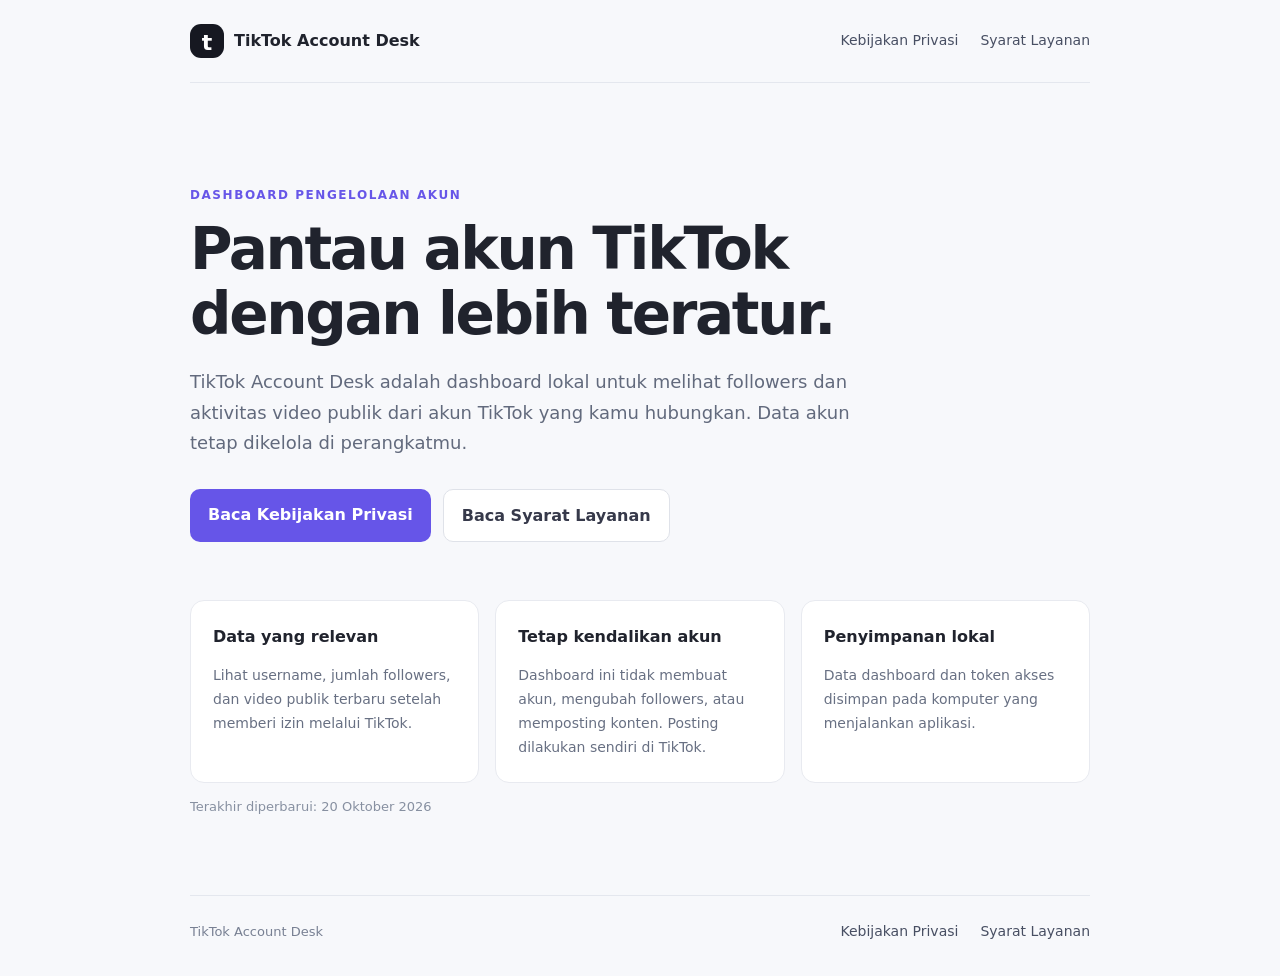
<file: index.html>
<!doctype html>
<html lang="id">
<head>
  <meta charset="utf-8">
  <meta name="viewport" content="width=device-width, initial-scale=1">
  <meta name="description" content="TikTok Account Desk membantu pemilik akun memantau followers dan aktivitas video publik secara manual dan terorganisir.">
  <title>TikTok Account Desk</title>
  <link rel="stylesheet" href="site.css">
</head>
<body>
  <header class="wrap top"><a class="brand" href="./"><span class="mark">t</span> TikTok Account Desk</a><nav><a href="privacy.html">Kebijakan Privasi</a><a href="terms.html">Syarat Layanan</a></nav></header>
  <main class="wrap hero">
    <p class="eyebrow">DASHBOARD PENGELOLAAN AKUN</p>
    <h1>Pantau akun TikTok dengan lebih teratur.</h1>
    <p class="intro">TikTok Account Desk adalah dashboard lokal untuk melihat followers dan aktivitas video publik dari akun TikTok yang kamu hubungkan. Data akun tetap dikelola di perangkatmu.</p>
    <div class="actions"><a class="button" href="privacy.html">Baca Kebijakan Privasi</a><a class="button secondary" href="terms.html">Baca Syarat Layanan</a></div>
    <section class="features"><article><b>Data yang relevan</b><p>Lihat username, jumlah followers, dan video publik terbaru setelah memberi izin melalui TikTok.</p></article><article><b>Tetap kendalikan akun</b><p>Dashboard ini tidak membuat akun, mengubah followers, atau memposting konten. Posting dilakukan sendiri di TikTok.</p></article><article><b>Penyimpanan lokal</b><p>Data dashboard dan token akses disimpan pada komputer yang menjalankan aplikasi.</p></article></section>
    <p class="updated">Terakhir diperbarui: 20 Oktober 2026</p>
  </main>
  <footer class="wrap"><span>TikTok Account Desk</span><nav><a href="privacy.html">Kebijakan Privasi</a><a href="terms.html">Syarat Layanan</a></nav></footer>
</body>
</html>
</file>
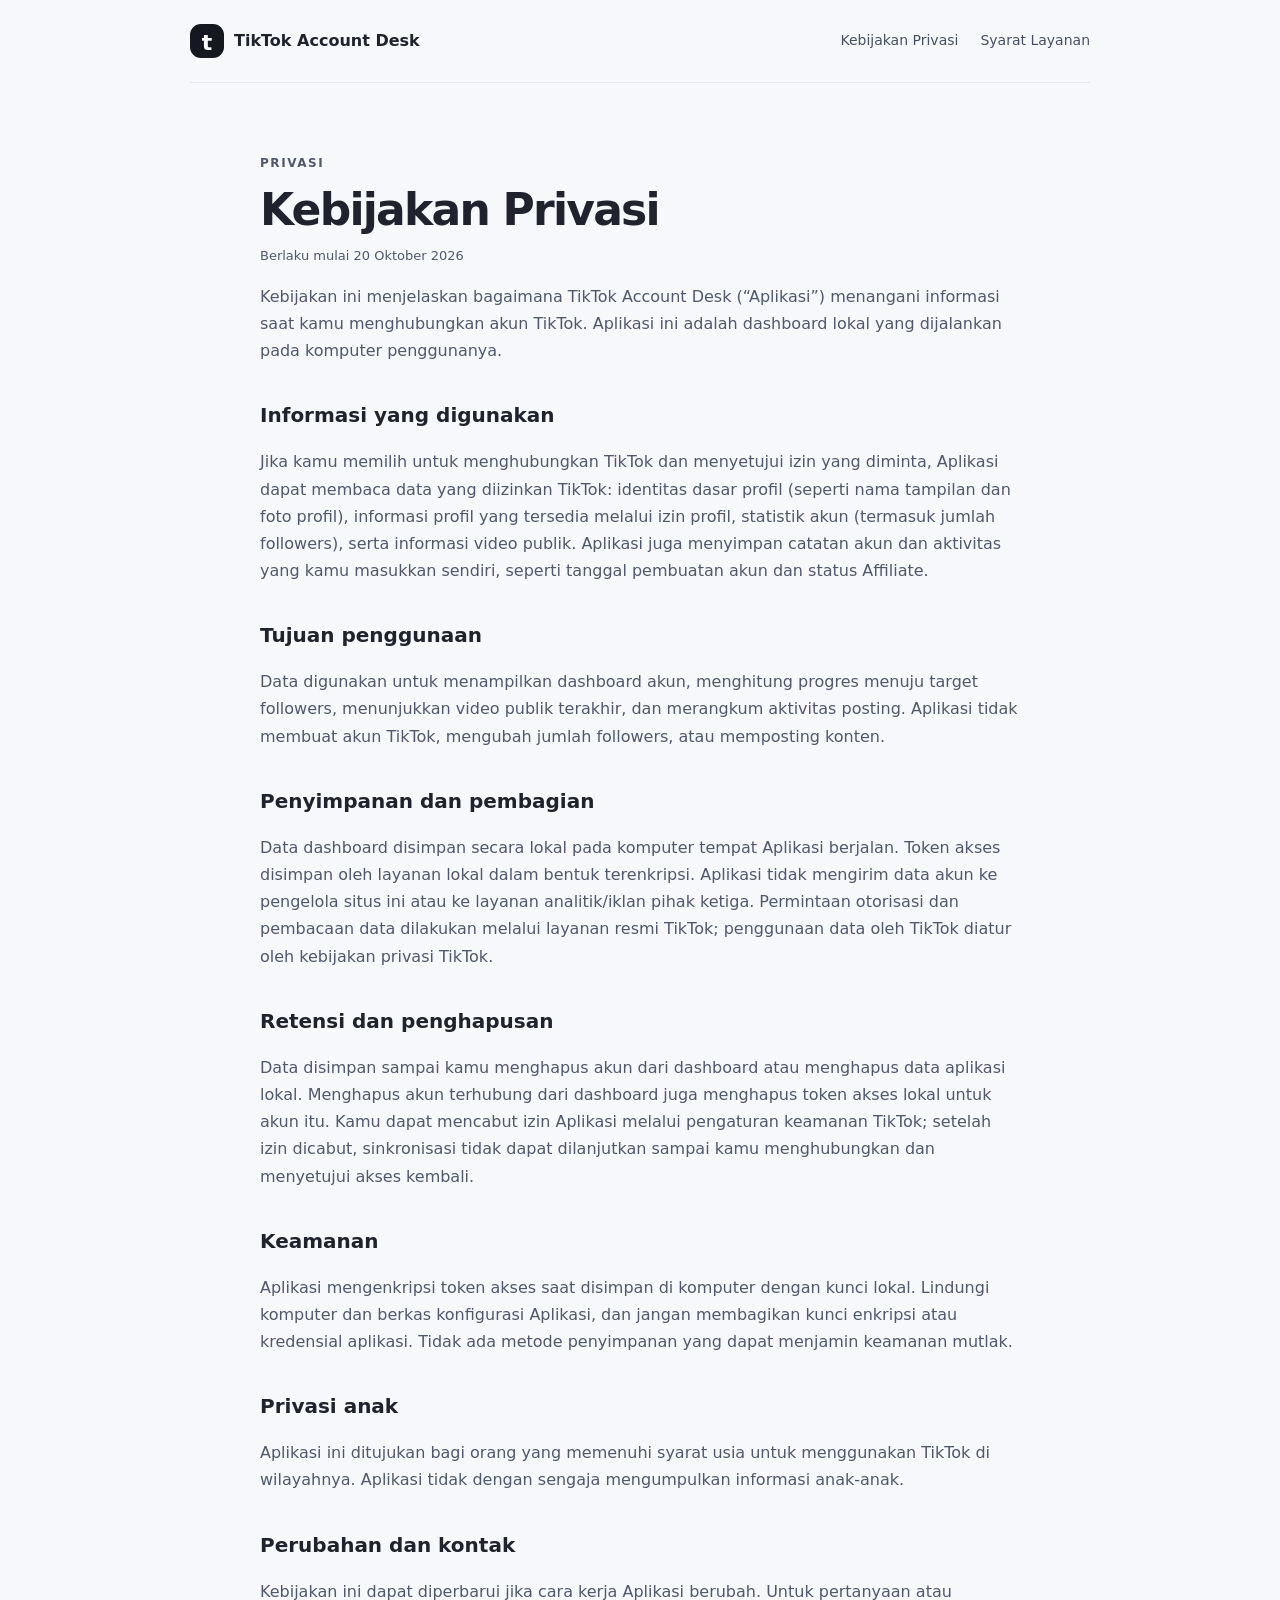
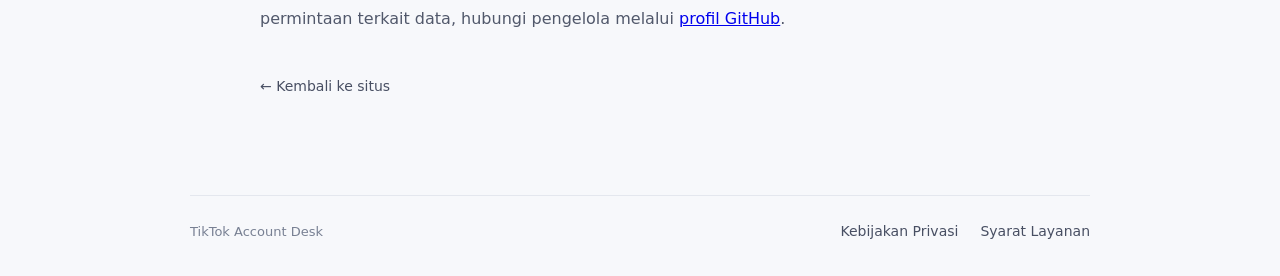
<file: privacy.html>
<!doctype html>
<html lang="id">
<head><meta charset="utf-8"><meta name="viewport" content="width=device-width, initial-scale=1"><meta name="description" content="Kebijakan privasi TikTok Account Desk."><title>Kebijakan Privasi — TikTok Account Desk</title><link rel="stylesheet" href="site.css"></head>
<body>
<header class="wrap top"><a class="brand" href="./"><span class="mark">t</span> TikTok Account Desk</a><nav><a href="privacy.html" aria-current="page">Kebijakan Privasi</a><a href="terms.html">Syarat Layanan</a></nav></header>
<main class="wrap document"><p class="eyebrow">PRIVASI</p><h1>Kebijakan Privasi</h1><p class="updated">Berlaku mulai 20 Oktober 2026</p>
<p>Kebijakan ini menjelaskan bagaimana TikTok Account Desk (“Aplikasi”) menangani informasi saat kamu menghubungkan akun TikTok. Aplikasi ini adalah dashboard lokal yang dijalankan pada komputer penggunanya.</p>
<h2>Informasi yang digunakan</h2><p>Jika kamu memilih untuk menghubungkan TikTok dan menyetujui izin yang diminta, Aplikasi dapat membaca data yang diizinkan TikTok: identitas dasar profil (seperti nama tampilan dan foto profil), informasi profil yang tersedia melalui izin profil, statistik akun (termasuk jumlah followers), serta informasi video publik. Aplikasi juga menyimpan catatan akun dan aktivitas yang kamu masukkan sendiri, seperti tanggal pembuatan akun dan status Affiliate.</p>
<h2>Tujuan penggunaan</h2><p>Data digunakan untuk menampilkan dashboard akun, menghitung progres menuju target followers, menunjukkan video publik terakhir, dan merangkum aktivitas posting. Aplikasi tidak membuat akun TikTok, mengubah jumlah followers, atau memposting konten.</p>
<h2>Penyimpanan dan pembagian</h2><p>Data dashboard disimpan secara lokal pada komputer tempat Aplikasi berjalan. Token akses disimpan oleh layanan lokal dalam bentuk terenkripsi. Aplikasi tidak mengirim data akun ke pengelola situs ini atau ke layanan analitik/iklan pihak ketiga. Permintaan otorisasi dan pembacaan data dilakukan melalui layanan resmi TikTok; penggunaan data oleh TikTok diatur oleh kebijakan privasi TikTok.</p>
<h2>Retensi dan penghapusan</h2><p>Data disimpan sampai kamu menghapus akun dari dashboard atau menghapus data aplikasi lokal. Menghapus akun terhubung dari dashboard juga menghapus token akses lokal untuk akun itu. Kamu dapat mencabut izin Aplikasi melalui pengaturan keamanan TikTok; setelah izin dicabut, sinkronisasi tidak dapat dilanjutkan sampai kamu menghubungkan dan menyetujui akses kembali.</p>
<h2>Keamanan</h2><p>Aplikasi mengenkripsi token akses saat disimpan di komputer dengan kunci lokal. Lindungi komputer dan berkas konfigurasi Aplikasi, dan jangan membagikan kunci enkripsi atau kredensial aplikasi. Tidak ada metode penyimpanan yang dapat menjamin keamanan mutlak.</p>
<h2>Privasi anak</h2><p>Aplikasi ini ditujukan bagi orang yang memenuhi syarat usia untuk menggunakan TikTok di wilayahnya. Aplikasi tidak dengan sengaja mengumpulkan informasi anak-anak.</p>
<h2>Perubahan dan kontak</h2><p>Kebijakan ini dapat diperbarui jika cara kerja Aplikasi berubah. Untuk pertanyaan atau permintaan terkait data, hubungi pengelola melalui <a href="https://github.com/bananagreen4343">profil GitHub</a>.</p><p class="back"><a href="./">← Kembali ke situs</a></p></main>
<footer class="wrap"><span>TikTok Account Desk</span><nav><a href="privacy.html">Kebijakan Privasi</a><a href="terms.html">Syarat Layanan</a></nav></footer>
</body></html>
</file>
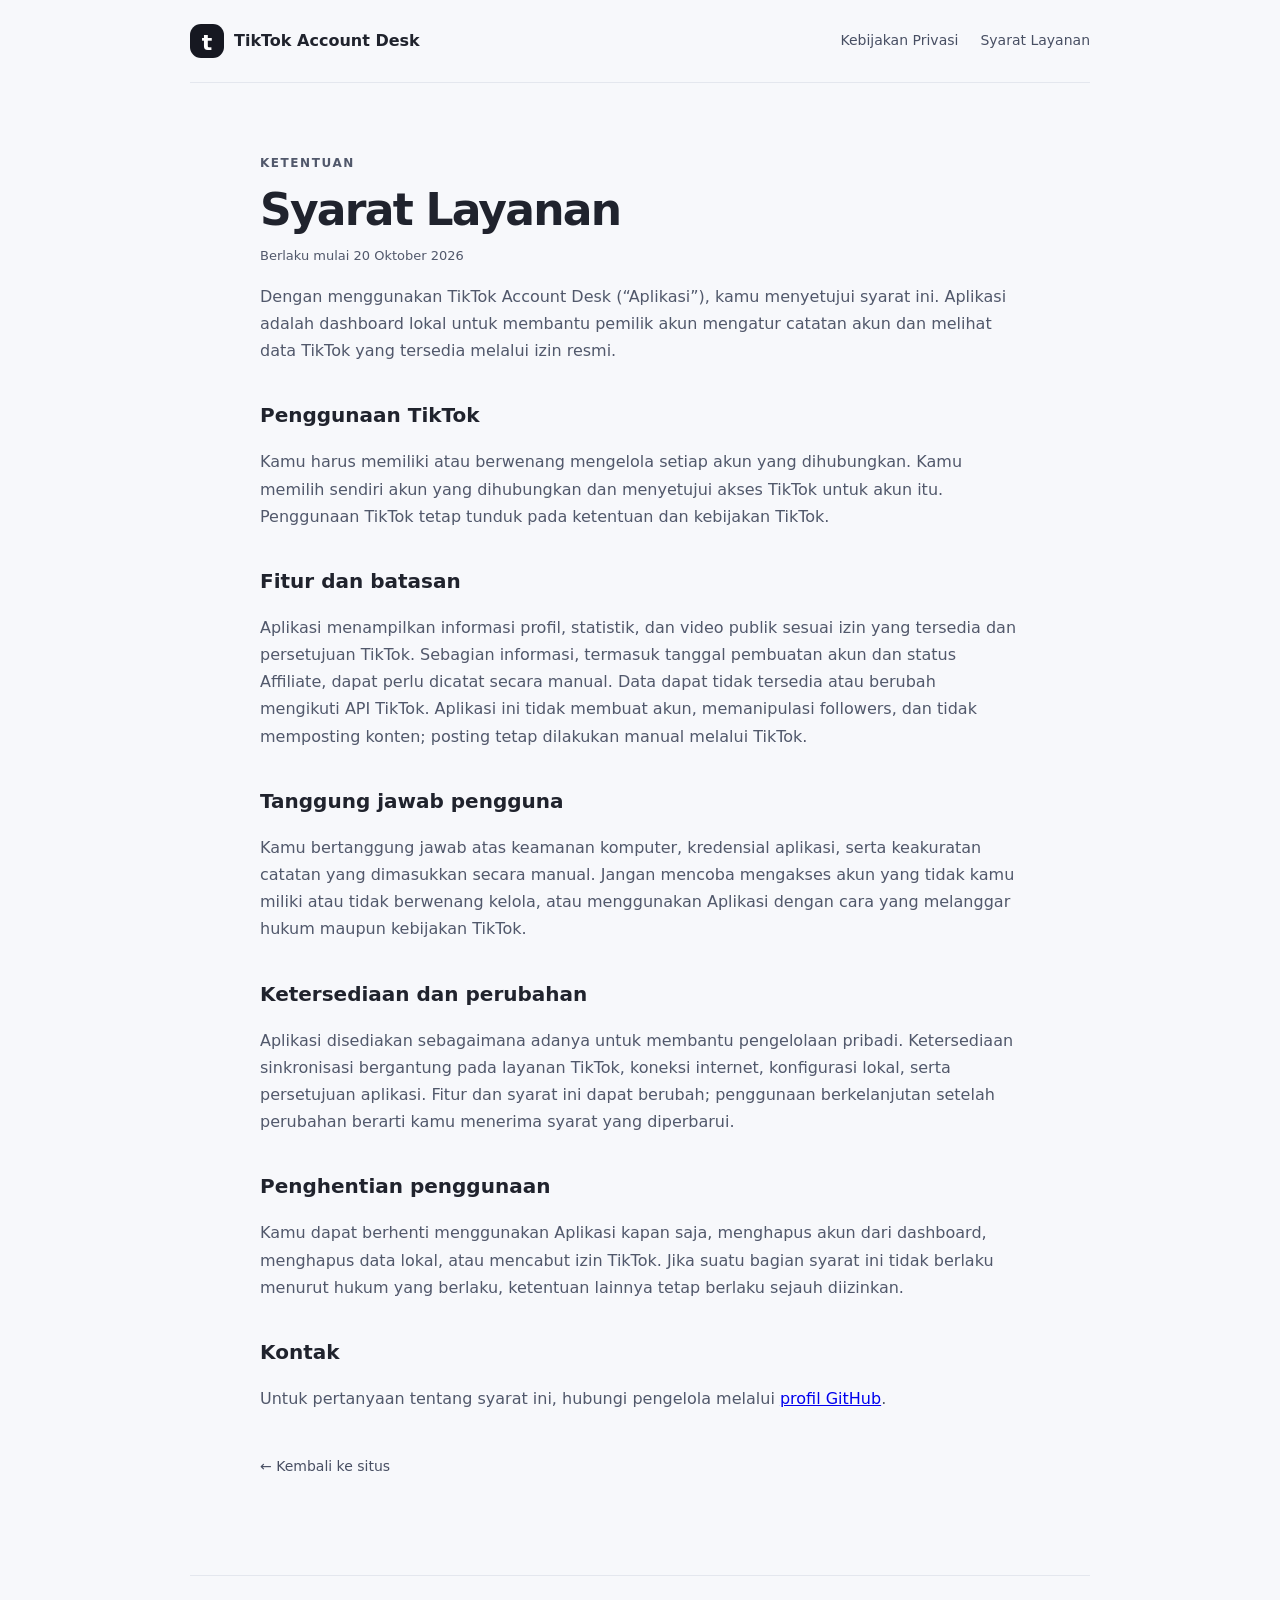
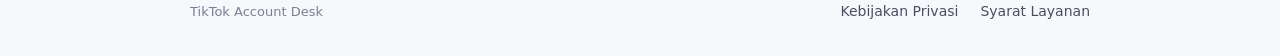
<file: terms.html>
<!doctype html>
<html lang="id">
<head><meta charset="utf-8"><meta name="viewport" content="width=device-width, initial-scale=1"><meta name="description" content="Syarat layanan TikTok Account Desk."><title>Syarat Layanan — TikTok Account Desk</title><link rel="stylesheet" href="site.css"></head>
<body>
<header class="wrap top"><a class="brand" href="./"><span class="mark">t</span> TikTok Account Desk</a><nav><a href="privacy.html">Kebijakan Privasi</a><a href="terms.html" aria-current="page">Syarat Layanan</a></nav></header>
<main class="wrap document"><p class="eyebrow">KETENTUAN</p><h1>Syarat Layanan</h1><p class="updated">Berlaku mulai 20 Oktober 2026</p>
<p>Dengan menggunakan TikTok Account Desk (“Aplikasi”), kamu menyetujui syarat ini. Aplikasi adalah dashboard lokal untuk membantu pemilik akun mengatur catatan akun dan melihat data TikTok yang tersedia melalui izin resmi.</p>
<h2>Penggunaan TikTok</h2><p>Kamu harus memiliki atau berwenang mengelola setiap akun yang dihubungkan. Kamu memilih sendiri akun yang dihubungkan dan menyetujui akses TikTok untuk akun itu. Penggunaan TikTok tetap tunduk pada ketentuan dan kebijakan TikTok.</p>
<h2>Fitur dan batasan</h2><p>Aplikasi menampilkan informasi profil, statistik, dan video publik sesuai izin yang tersedia dan persetujuan TikTok. Sebagian informasi, termasuk tanggal pembuatan akun dan status Affiliate, dapat perlu dicatat secara manual. Data dapat tidak tersedia atau berubah mengikuti API TikTok. Aplikasi ini tidak membuat akun, memanipulasi followers, dan tidak memposting konten; posting tetap dilakukan manual melalui TikTok.</p>
<h2>Tanggung jawab pengguna</h2><p>Kamu bertanggung jawab atas keamanan komputer, kredensial aplikasi, serta keakuratan catatan yang dimasukkan secara manual. Jangan mencoba mengakses akun yang tidak kamu miliki atau tidak berwenang kelola, atau menggunakan Aplikasi dengan cara yang melanggar hukum maupun kebijakan TikTok.</p>
<h2>Ketersediaan dan perubahan</h2><p>Aplikasi disediakan sebagaimana adanya untuk membantu pengelolaan pribadi. Ketersediaan sinkronisasi bergantung pada layanan TikTok, koneksi internet, konfigurasi lokal, serta persetujuan aplikasi. Fitur dan syarat ini dapat berubah; penggunaan berkelanjutan setelah perubahan berarti kamu menerima syarat yang diperbarui.</p>
<h2>Penghentian penggunaan</h2><p>Kamu dapat berhenti menggunakan Aplikasi kapan saja, menghapus akun dari dashboard, menghapus data lokal, atau mencabut izin TikTok. Jika suatu bagian syarat ini tidak berlaku menurut hukum yang berlaku, ketentuan lainnya tetap berlaku sejauh diizinkan.</p>
<h2>Kontak</h2><p>Untuk pertanyaan tentang syarat ini, hubungi pengelola melalui <a href="https://github.com/bananagreen4343">profil GitHub</a>.</p><p class="back"><a href="./">← Kembali ke situs</a></p></main>
<footer class="wrap"><span>TikTok Account Desk</span><nav><a href="privacy.html">Kebijakan Privasi</a><a href="terms.html">Syarat Layanan</a></nav></footer>
</body></html>
</file>
<file: site.css>
:root{font-family:Inter,ui-sans-serif,system-ui,-apple-system,"Segoe UI",sans-serif;color:#20232d;background:#f7f8fb;font-synthesis:none;text-rendering:optimizeLegibility}*{box-sizing:border-box}body{margin:0;line-height:1.7}.wrap{width:min(100% - 40px,900px);margin-inline:auto}.top,footer{display:flex;align-items:center;justify-content:space-between;gap:24px;padding:24px 0;border-bottom:1px solid #e4e7ee}.brand{display:flex;align-items:center;gap:10px;font-weight:750;color:#20232d;text-decoration:none}.mark{display:grid;place-items:center;width:34px;height:34px;border-radius:11px;background:#161821;color:white;font-size:22px;font-weight:800}.top nav,footer nav{display:flex;gap:22px}.top nav a,footer a,.back a{color:#484f63;text-decoration:none;font-size:14px}.top nav a:hover,footer a:hover,.back a:hover{text-decoration:underline}.hero{padding:90px 0 64px}.eyebrow{font-size:12px;letter-spacing:.13em;font-weight:800;color:#6756e8}.hero h1,.document h1{font-size:clamp(36px,6vw,58px);line-height:1.12;letter-spacing:-.04em;margin:12px 0 20px;max-width:700px}.intro{font-size:18px;color:#626a7d;max-width:690px}.actions{display:flex;gap:12px;flex-wrap:wrap;margin:30px 0 58px}.button{display:inline-block;background:#6655e8;color:#fff;padding:12px 18px;border-radius:10px;text-decoration:none;font-weight:650}.button.secondary{background:#fff;color:#36394a;border:1px solid #dfe2e9}.features{display:grid;grid-template-columns:repeat(3,1fr);gap:16px}.features article{padding:22px;background:white;border:1px solid #e8eaf0;border-radius:14px}.features p{color:#687083;margin-bottom:0;font-size:14px}.updated{font-size:13px;color:#8790a1}.document{max-width:760px;padding:58px 0 80px}.document h1{font-size:44px}.document h2{font-size:20px;margin:34px 0 6px}.document p{color:#51586b}.document .updated{margin-top:-10px}.back{padding-top:24px}footer{border-top:1px solid #e4e7ee;border-bottom:0;color:#788093;font-size:13px;padding-bottom:32px}@media(max-width:640px){.top{align-items:flex-start;flex-direction:column}.top nav{gap:16px}.hero{padding:56px 0}.features{grid-template-columns:1fr}.actions{margin-bottom:36px}footer{align-items:flex-start;flex-direction:column}footer nav{gap:16px}}
</file>
